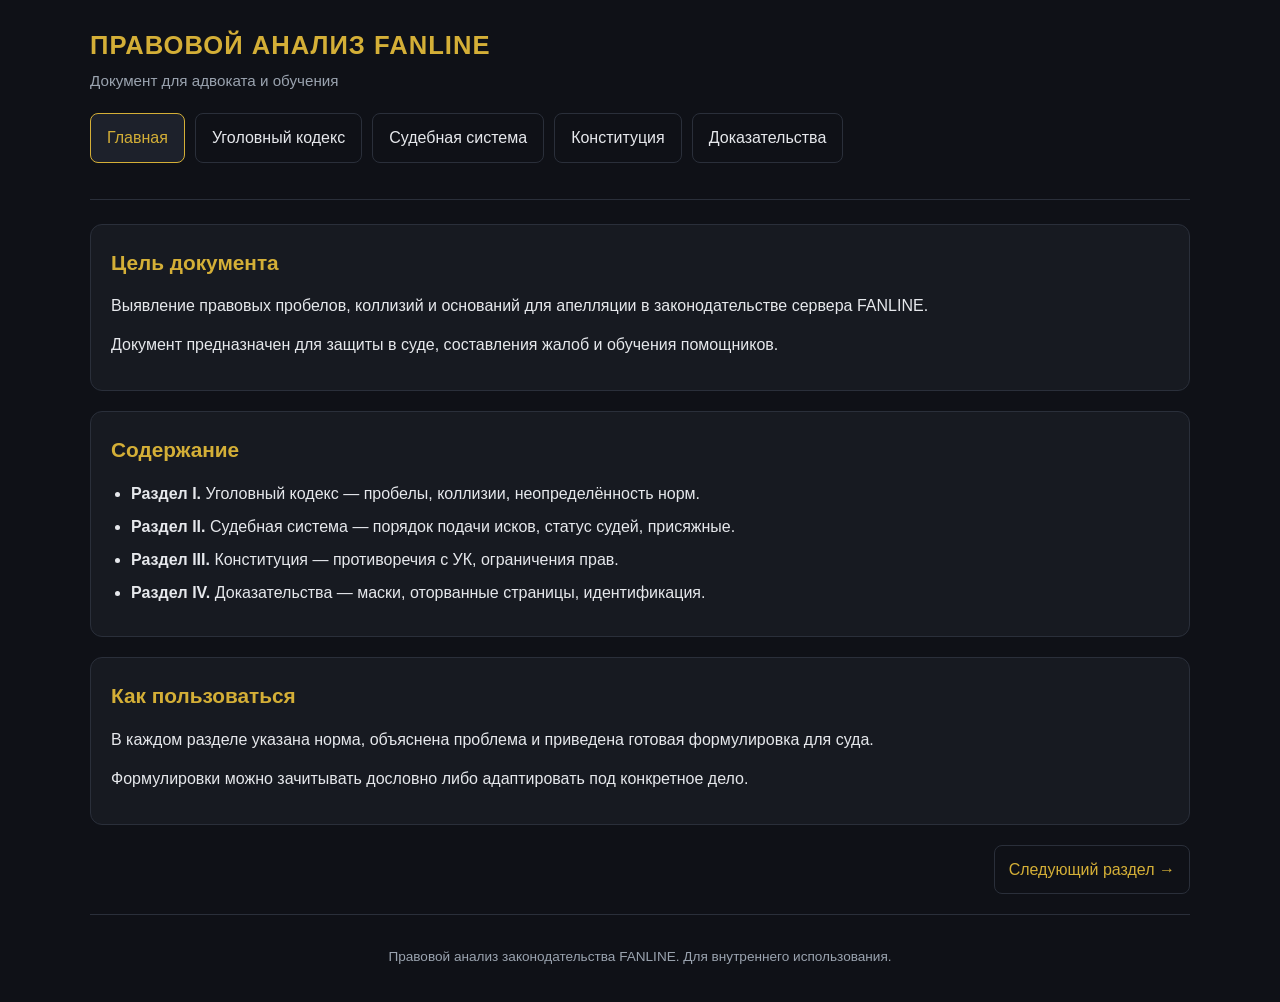
<file: index.html>
<!DOCTYPE html>
<html lang="ru">
<head>
  <meta charset="UTF-8">
  <meta name="viewport" content="width=device-width, initial-scale=1.0">
  <title>Правовой анализ FANLINE</title>
  <link rel="stylesheet" href="styles.css">
</head>
<body>
  <div class="container">
    <header>
      <div class="logo">ПРАВОВОЙ АНАЛИЗ FANLINE</div>
      <div class="sub">Документ для адвоката и обучения</div>
      <nav>
        <a href="index.html" class="active">Главная</a>
        <a href="ugolovny.html">Уголовный кодекс</a>
        <a href="sud.html">Судебная система</a>
        <a href="konstitucia.html">Конституция</a>
        <a href="dokazatelstva.html">Доказательства</a>
      </nav>
    </header>

    <div class="card">
      <h2>Цель документа</h2>
      <p>Выявление правовых пробелов, коллизий и оснований для апелляции в законодательстве сервера FANLINE.</p>
      <p>Документ предназначен для защиты в суде, составления жалоб и обучения помощников.</p>
    </div>

    <div class="card">
      <h2>Содержание</h2>
      <ul>
        <li><strong>Раздел I.</strong> Уголовный кодекс — пробелы, коллизии, неопределённость норм.</li>
        <li><strong>Раздел II.</strong> Судебная система — порядок подачи исков, статус судей, присяжные.</li>
        <li><strong>Раздел III.</strong> Конституция — противоречия с УК, ограничения прав.</li>
        <li><strong>Раздел IV.</strong> Доказательства — маски, оторванные страницы, идентификация.</li>
      </ul>
    </div>

    <div class="card">
      <h2>Как пользоваться</h2>
      <p>В каждом разделе указана норма, объяснена проблема и приведена готовая формулировка для суда.</p>
      <p>Формулировки можно зачитывать дословно либо адаптировать под конкретное дело.</p>
    </div>

    <div class="prev-next">
      <span></span>
      <a href="ugolovny.html">Следующий раздел →</a>
    </div>

    <div class="footer">
      Правовой анализ законодательства FANLINE. Для внутреннего использования.
    </div>
  </div>
</body>
</html>
</file>
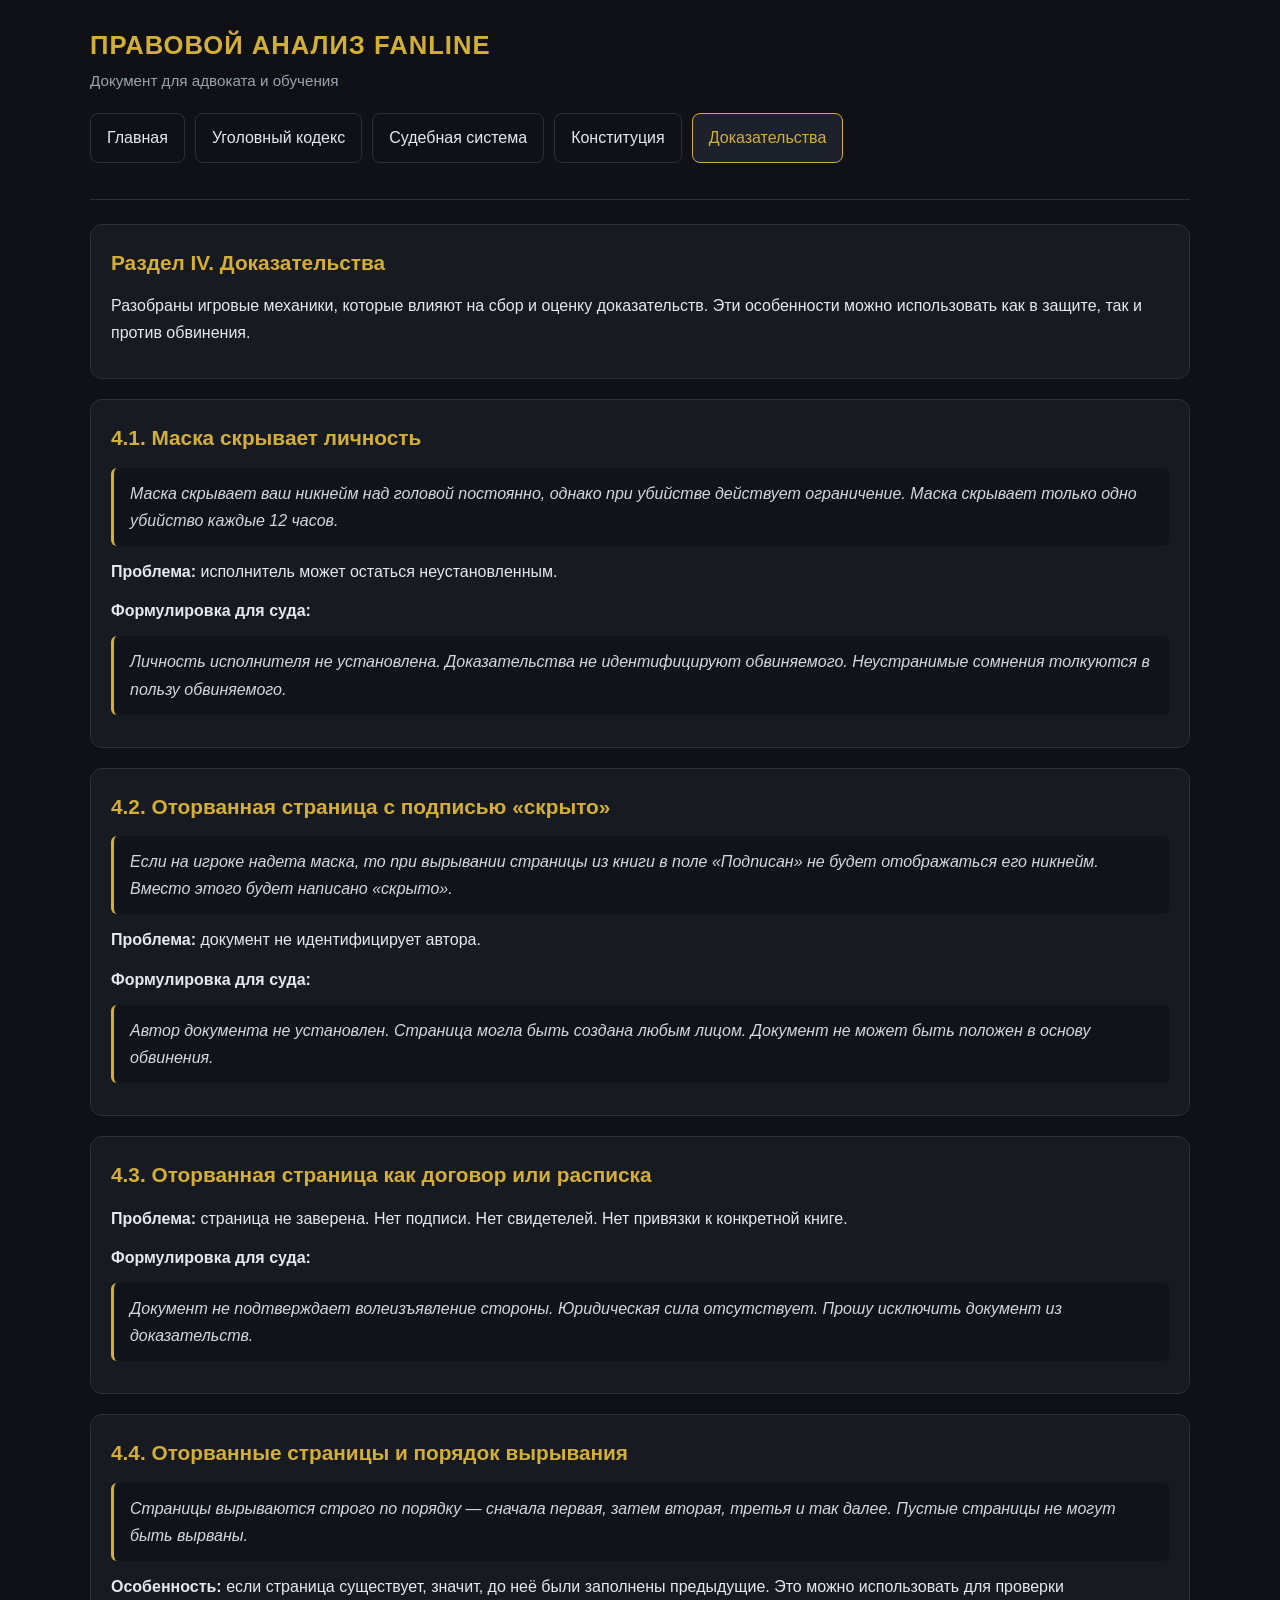
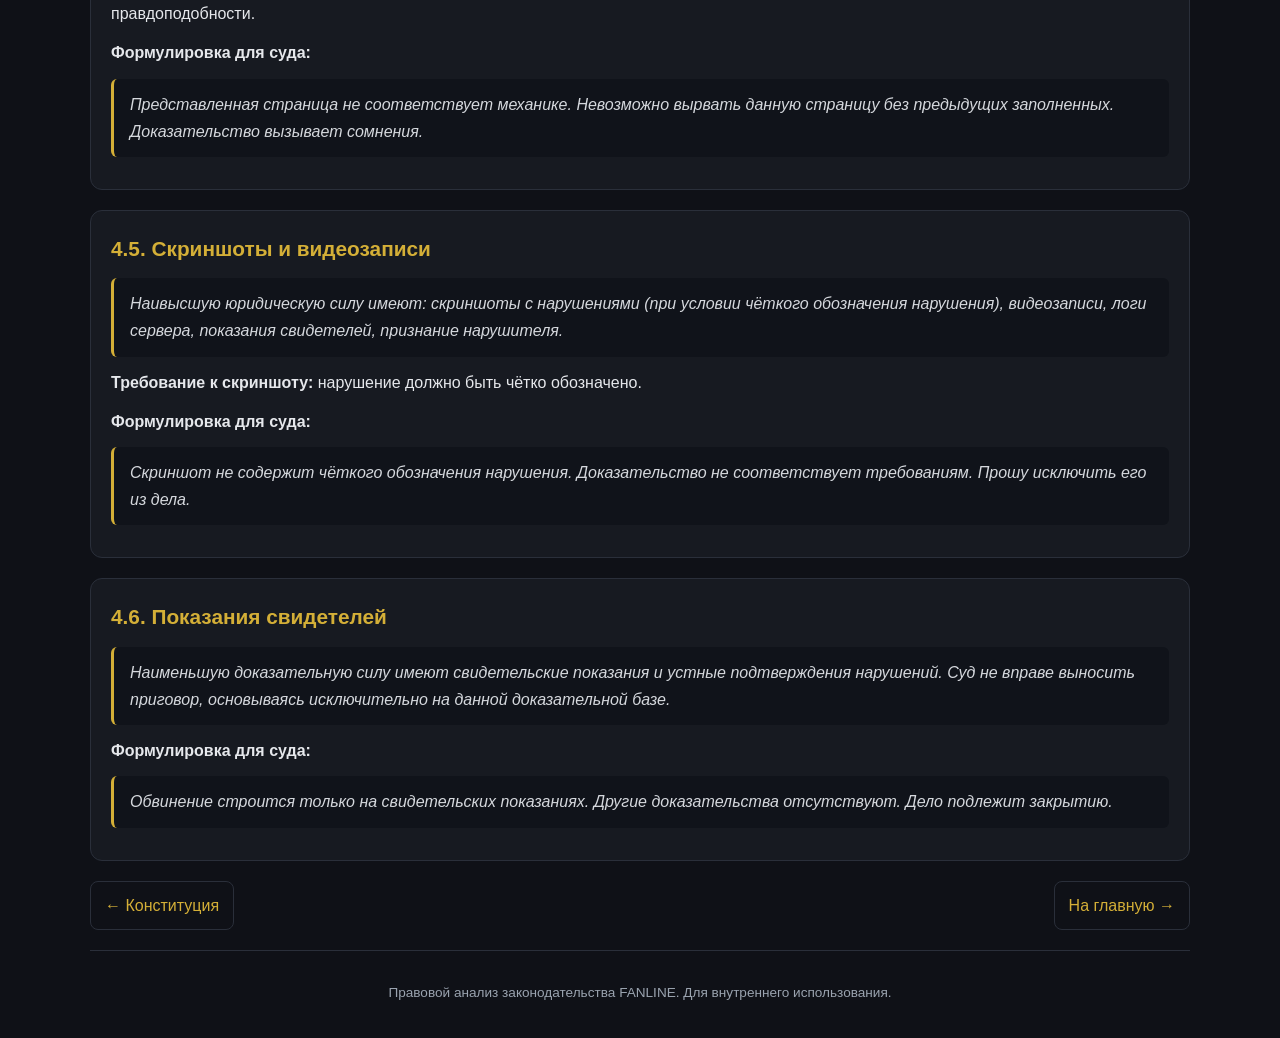
<file: dokazatelstva.html>
<!DOCTYPE html>
<html lang="ru">
<head>
  <meta charset="UTF-8">
  <meta name="viewport" content="width=device-width, initial-scale=1.0">
  <title>Доказательства — Правовой анализ FANLINE</title>
  <link rel="stylesheet" href="styles.css">
</head>
<body>
  <div class="container">
    <header>
      <div class="logo">ПРАВОВОЙ АНАЛИЗ FANLINE</div>
      <div class="sub">Документ для адвоката и обучения</div>
      <nav>
        <a href="index.html">Главная</a>
        <a href="ugolovny.html">Уголовный кодекс</a>
        <a href="sud.html">Судебная система</a>
        <a href="konstitucia.html">Конституция</a>
        <a href="dokazatelstva.html" class="active">Доказательства</a>
      </nav>
    </header>

    <div class="card">
      <h2>Раздел IV. Доказательства</h2>
      <p>Разобраны игровые механики, которые влияют на сбор и оценку доказательств. Эти особенности можно использовать как в защите, так и против обвинения.</p>
    </div>

    <div class="card">
      <h2>4.1. Маска скрывает личность</h2>
      <blockquote>Маска скрывает ваш никнейм над головой постоянно, однако при убийстве действует ограничение. Маска скрывает только одно убийство каждые 12 часов.</blockquote>
      <p><strong>Проблема:</strong> исполнитель может остаться неустановленным.</p>
      <p><strong>Формулировка для суда:</strong></p>
      <blockquote>Личность исполнителя не установлена. Доказательства не идентифицируют обвиняемого. Неустранимые сомнения толкуются в пользу обвиняемого.</blockquote>
    </div>

    <div class="card">
      <h2>4.2. Оторванная страница с подписью «скрыто»</h2>
      <blockquote>Если на игроке надета маска, то при вырывании страницы из книги в поле «Подписан» не будет отображаться его никнейм. Вместо этого будет написано «скрыто».</blockquote>
      <p><strong>Проблема:</strong> документ не идентифицирует автора.</p>
      <p><strong>Формулировка для суда:</strong></p>
      <blockquote>Автор документа не установлен. Страница могла быть создана любым лицом. Документ не может быть положен в основу обвинения.</blockquote>
    </div>

    <div class="card">
      <h2>4.3. Оторванная страница как договор или расписка</h2>
      <p><strong>Проблема:</strong> страница не заверена. Нет подписи. Нет свидетелей. Нет привязки к конкретной книге.</p>
      <p><strong>Формулировка для суда:</strong></p>
      <blockquote>Документ не подтверждает волеизъявление стороны. Юридическая сила отсутствует. Прошу исключить документ из доказательств.</blockquote>
    </div>

    <div class="card">
      <h2>4.4. Оторванные страницы и порядок вырывания</h2>
      <blockquote>Страницы вырываются строго по порядку — сначала первая, затем вторая, третья и так далее. Пустые страницы не могут быть вырваны.</blockquote>
      <p><strong>Особенность:</strong> если страница существует, значит, до неё были заполнены предыдущие. Это можно использовать для проверки правдоподобности.</p>
      <p><strong>Формулировка для суда:</strong></p>
      <blockquote>Представленная страница не соответствует механике. Невозможно вырвать данную страницу без предыдущих заполненных. Доказательство вызывает сомнения.</blockquote>
    </div>

    <div class="card">
      <h2>4.5. Скриншоты и видеозаписи</h2>
      <blockquote>Наивысшую юридическую силу имеют: скриншоты с нарушениями (при условии чёткого обозначения нарушения), видеозаписи, логи сервера, показания свидетелей, признание нарушителя.</blockquote>
      <p><strong>Требование к скриншоту:</strong> нарушение должно быть чётко обозначено.</p>
      <p><strong>Формулировка для суда:</strong></p>
      <blockquote>Скриншот не содержит чёткого обозначения нарушения. Доказательство не соответствует требованиям. Прошу исключить его из дела.</blockquote>
    </div>

    <div class="card">
      <h2>4.6. Показания свидетелей</h2>
      <blockquote>Наименьшую доказательную силу имеют свидетельские показания и устные подтверждения нарушений. Суд не вправе выносить приговор, основываясь исключительно на данной доказательной базе.</blockquote>
      <p><strong>Формулировка для суда:</strong></p>
      <blockquote>Обвинение строится только на свидетельских показаниях. Другие доказательства отсутствуют. Дело подлежит закрытию.</blockquote>
    </div>

    <div class="prev-next">
      <a href="konstitucia.html">← Конституция</a>
      <a href="index.html">На главную →</a>
    </div>

    <div class="footer">
      Правовой анализ законодательства FANLINE. Для внутреннего использования.
    </div>
  </div>
  <script src="script.js"></script>
</body>
</html>
</file>
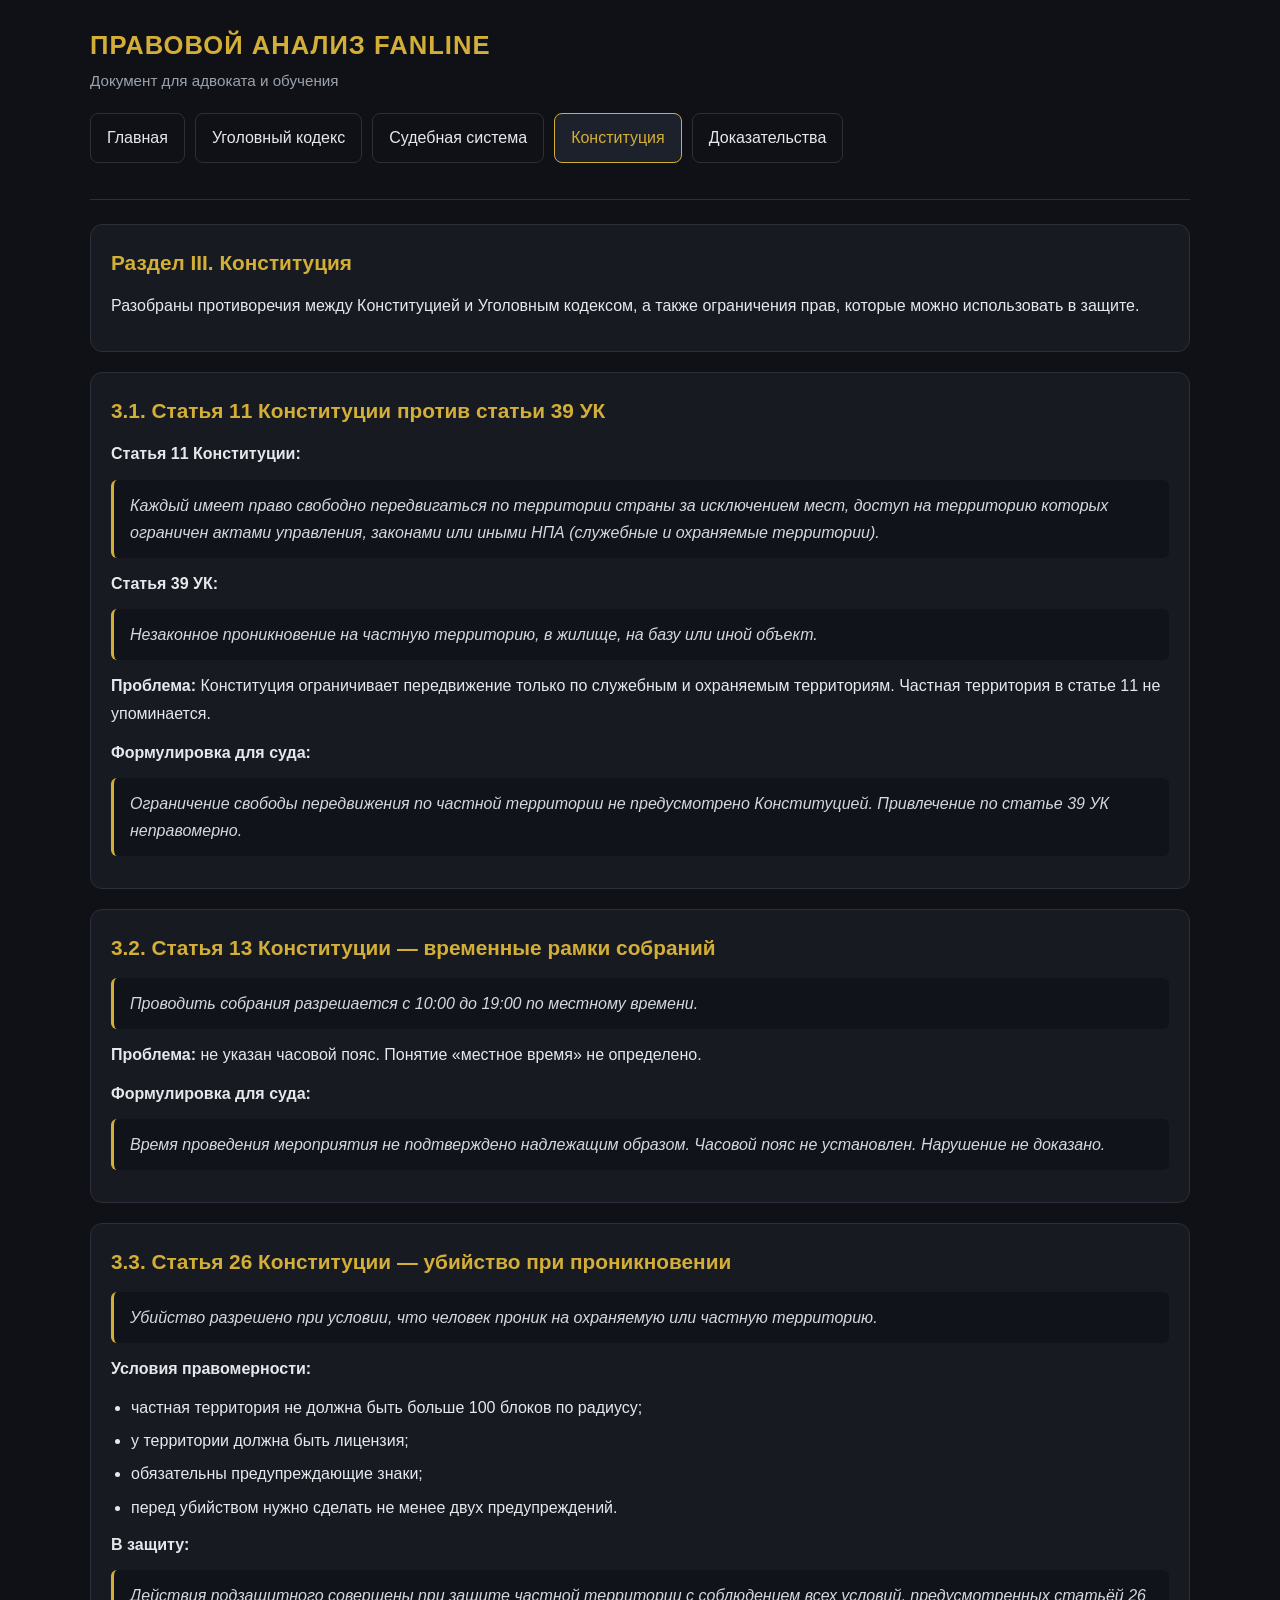
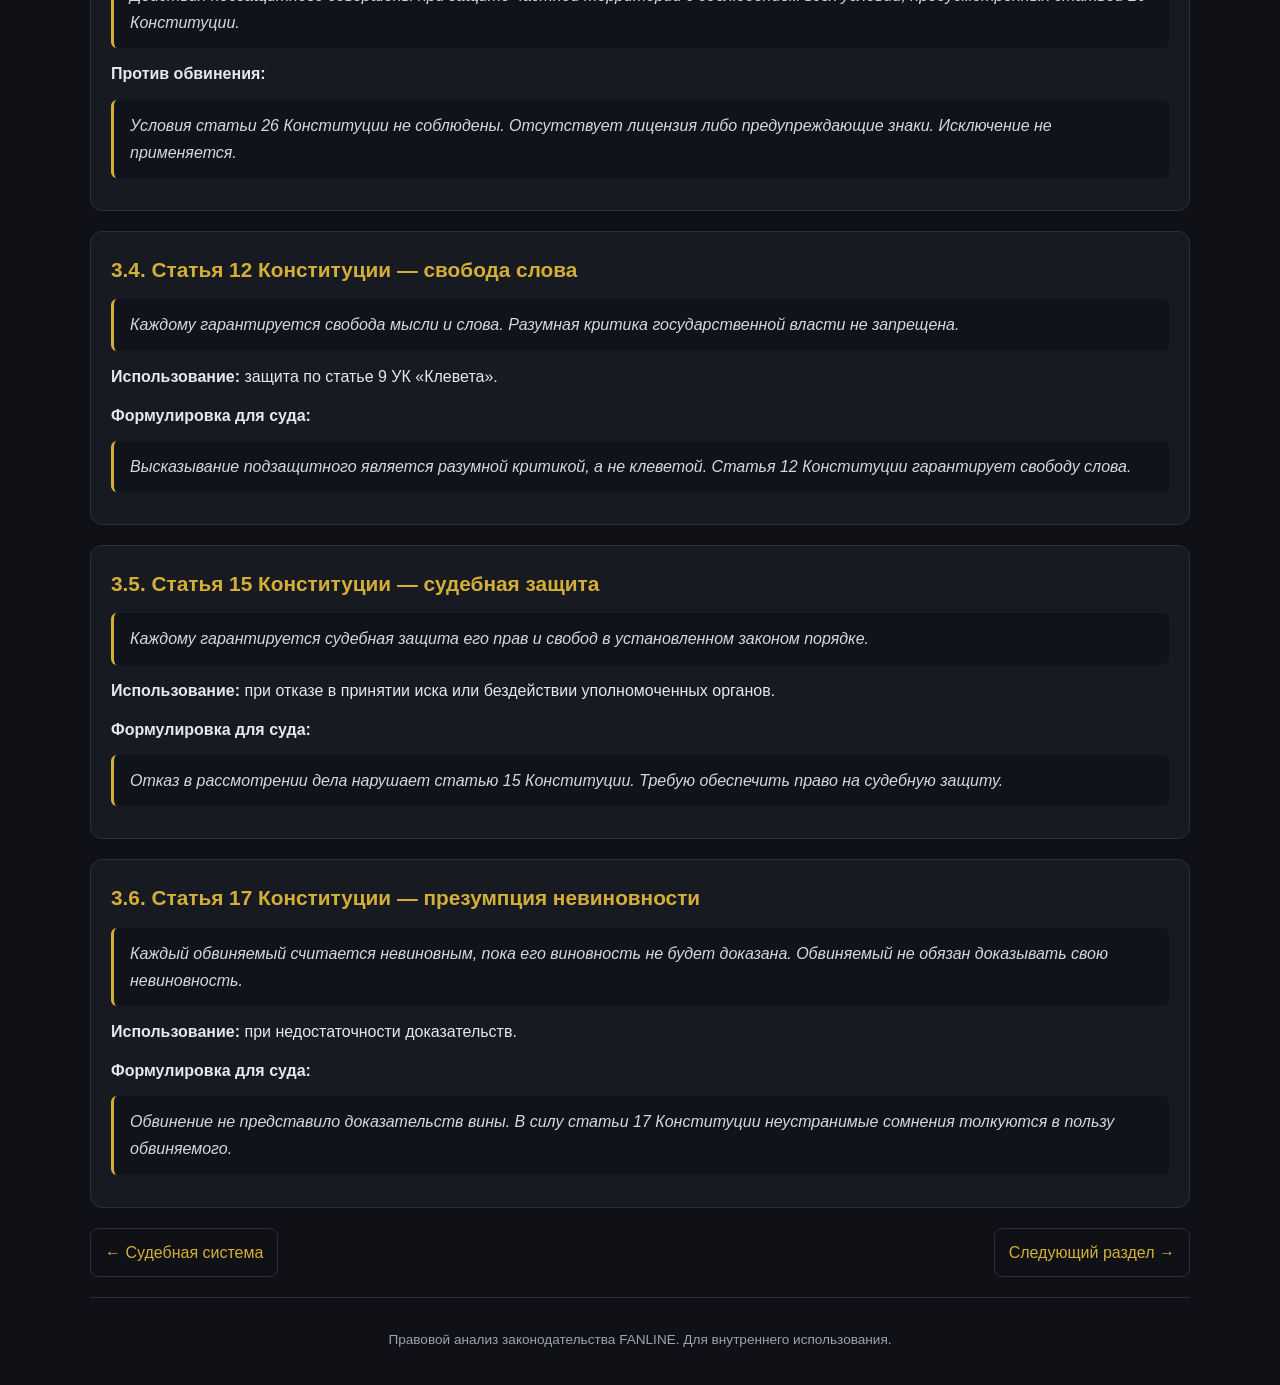
<file: konstitucia.html>
<!DOCTYPE html>
<html lang="ru">
<head>
  <meta charset="UTF-8">
  <meta name="viewport" content="width=device-width, initial-scale=1.0">
  <title>Конституция — Правовой анализ FANLINE</title>
  <link rel="stylesheet" href="styles.css">
</head>
<body>
  <div class="container">
    <header>
      <div class="logo">ПРАВОВОЙ АНАЛИЗ FANLINE</div>
      <div class="sub">Документ для адвоката и обучения</div>
      <nav>
        <a href="index.html">Главная</a>
        <a href="ugolovny.html">Уголовный кодекс</a>
        <a href="sud.html">Судебная система</a>
        <a href="konstitucia.html" class="active">Конституция</a>
        <a href="dokazatelstva.html">Доказательства</a>
      </nav>
    </header>

    <div class="card">
      <h2>Раздел III. Конституция</h2>
      <p>Разобраны противоречия между Конституцией и Уголовным кодексом, а также ограничения прав, которые можно использовать в защите.</p>
    </div>

    <div class="card">
      <h2>3.1. Статья 11 Конституции против статьи 39 УК</h2>
      <p><strong>Статья 11 Конституции:</strong></p>
      <blockquote>Каждый имеет право свободно передвигаться по территории страны за исключением мест, доступ на территорию которых ограничен актами управления, законами или иными НПА (служебные и охраняемые территории).</blockquote>
      <p><strong>Статья 39 УК:</strong></p>
      <blockquote>Незаконное проникновение на частную территорию, в жилище, на базу или иной объект.</blockquote>
      <p><strong>Проблема:</strong> Конституция ограничивает передвижение только по служебным и охраняемым территориям. Частная территория в статье 11 не упоминается.</p>
      <p><strong>Формулировка для суда:</strong></p>
      <blockquote>Ограничение свободы передвижения по частной территории не предусмотрено Конституцией. Привлечение по статье 39 УК неправомерно.</blockquote>
    </div>

    <div class="card">
      <h2>3.2. Статья 13 Конституции — временные рамки собраний</h2>
      <blockquote>Проводить собрания разрешается с 10:00 до 19:00 по местному времени.</blockquote>
      <p><strong>Проблема:</strong> не указан часовой пояс. Понятие «местное время» не определено.</p>
      <p><strong>Формулировка для суда:</strong></p>
      <blockquote>Время проведения мероприятия не подтверждено надлежащим образом. Часовой пояс не установлен. Нарушение не доказано.</blockquote>
    </div>

    <div class="card">
      <h2>3.3. Статья 26 Конституции — убийство при проникновении</h2>
      <blockquote>Убийство разрешено при условии, что человек проник на охраняемую или частную территорию.</blockquote>
      <p><strong>Условия правомерности:</strong></p>
      <ul>
        <li>частная территория не должна быть больше 100 блоков по радиусу;</li>
        <li>у территории должна быть лицензия;</li>
        <li>обязательны предупреждающие знаки;</li>
        <li>перед убийством нужно сделать не менее двух предупреждений.</li>
      </ul>
      <p><strong>В защиту:</strong></p>
      <blockquote>Действия подзащитного совершены при защите частной территории с соблюдением всех условий, предусмотренных статьёй 26 Конституции.</blockquote>
      <p><strong>Против обвинения:</strong></p>
      <blockquote>Условия статьи 26 Конституции не соблюдены. Отсутствует лицензия либо предупреждающие знаки. Исключение не применяется.</blockquote>
    </div>

    <div class="card">
      <h2>3.4. Статья 12 Конституции — свобода слова</h2>
      <blockquote>Каждому гарантируется свобода мысли и слова. Разумная критика государственной власти не запрещена.</blockquote>
      <p><strong>Использование:</strong> защита по статье 9 УК «Клевета».</p>
      <p><strong>Формулировка для суда:</strong></p>
      <blockquote>Высказывание подзащитного является разумной критикой, а не клеветой. Статья 12 Конституции гарантирует свободу слова.</blockquote>
    </div>

    <div class="card">
      <h2>3.5. Статья 15 Конституции — судебная защита</h2>
      <blockquote>Каждому гарантируется судебная защита его прав и свобод в установленном законом порядке.</blockquote>
      <p><strong>Использование:</strong> при отказе в принятии иска или бездействии уполномоченных органов.</p>
      <p><strong>Формулировка для суда:</strong></p>
      <blockquote>Отказ в рассмотрении дела нарушает статью 15 Конституции. Требую обеспечить право на судебную защиту.</blockquote>
    </div>

    <div class="card">
      <h2>3.6. Статья 17 Конституции — презумпция невиновности</h2>
      <blockquote>Каждый обвиняемый считается невиновным, пока его виновность не будет доказана. Обвиняемый не обязан доказывать свою невиновность.</blockquote>
      <p><strong>Использование:</strong> при недостаточности доказательств.</p>
      <p><strong>Формулировка для суда:</strong></p>
      <blockquote>Обвинение не представило доказательств вины. В силу статьи 17 Конституции неустранимые сомнения толкуются в пользу обвиняемого.</blockquote>
    </div>

    <div class="prev-next">
      <a href="sud.html">← Судебная система</a>
      <a href="dokazatelstva.html">Следующий раздел →</a>
    </div>

    <div class="footer">
      Правовой анализ законодательства FANLINE. Для внутреннего использования.
    </div>
  </div>
  <script src="script.js"></script>
</body>
</html>
</file>
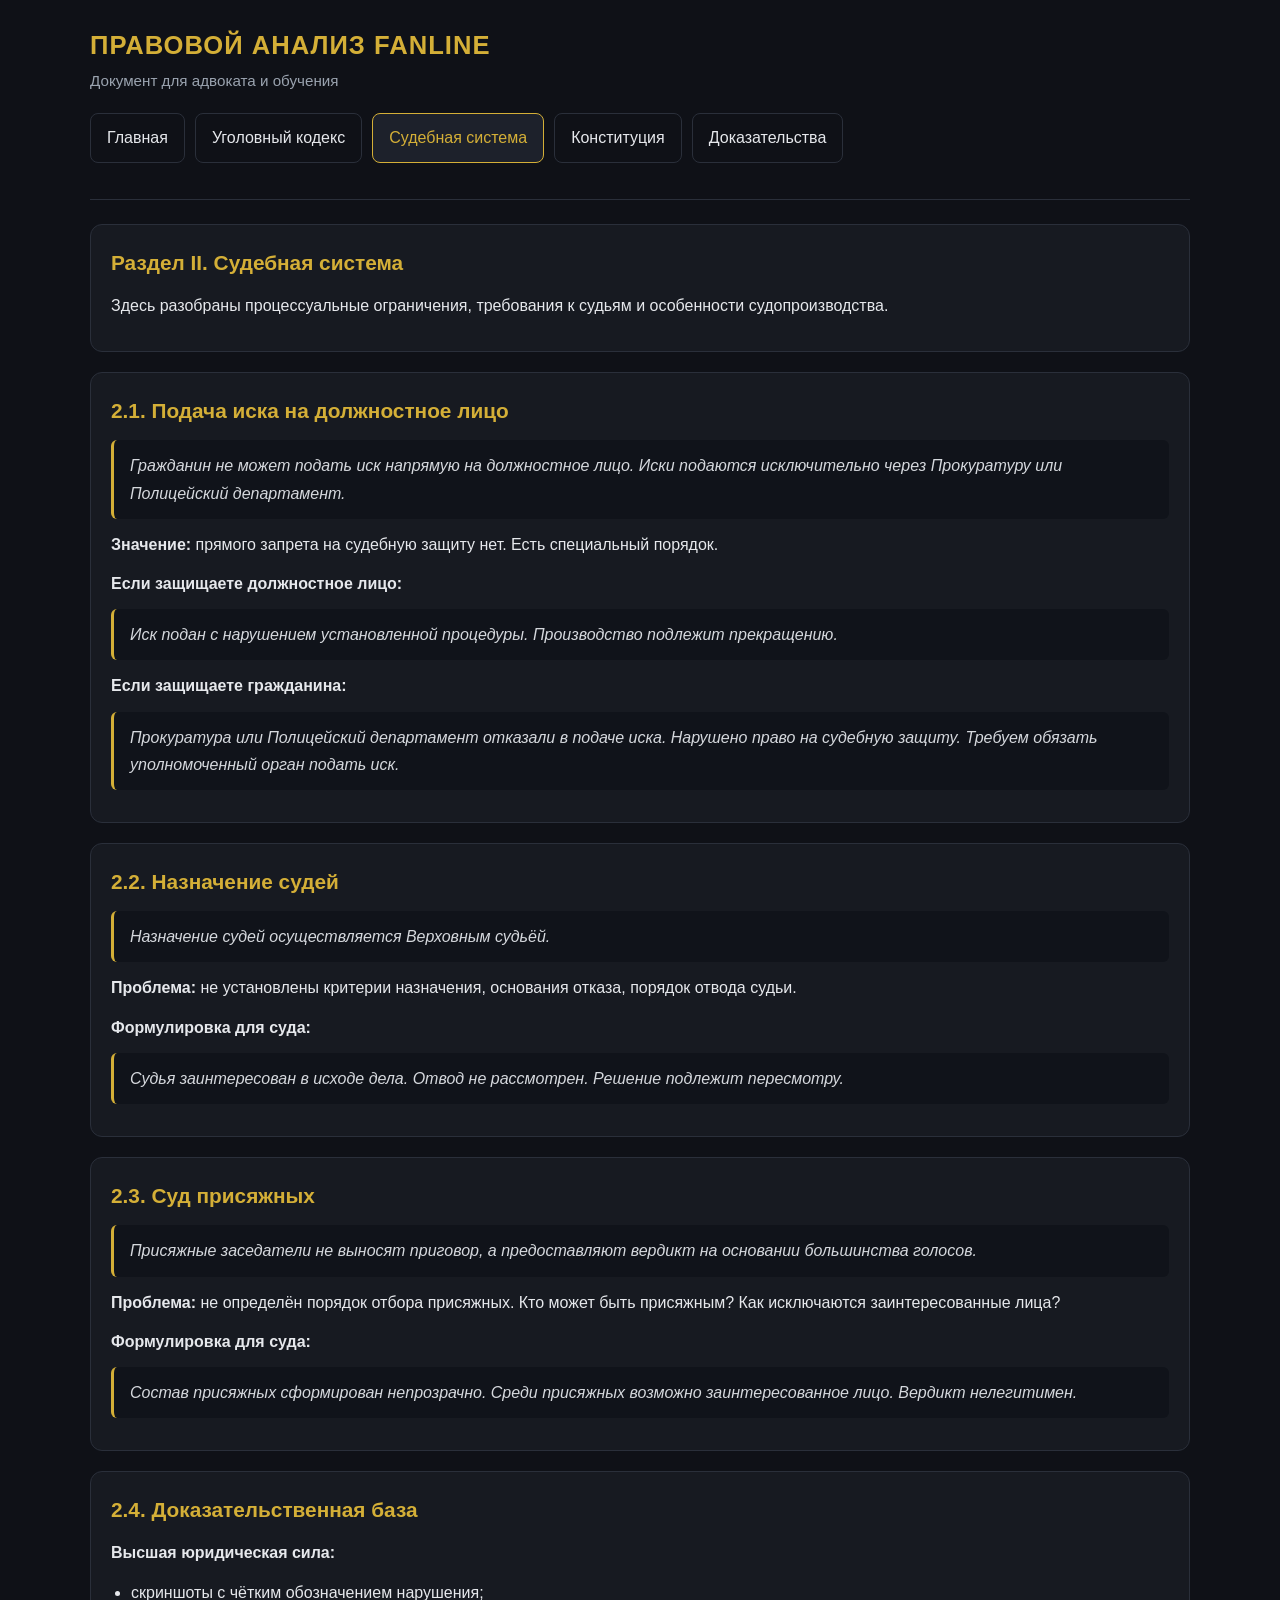
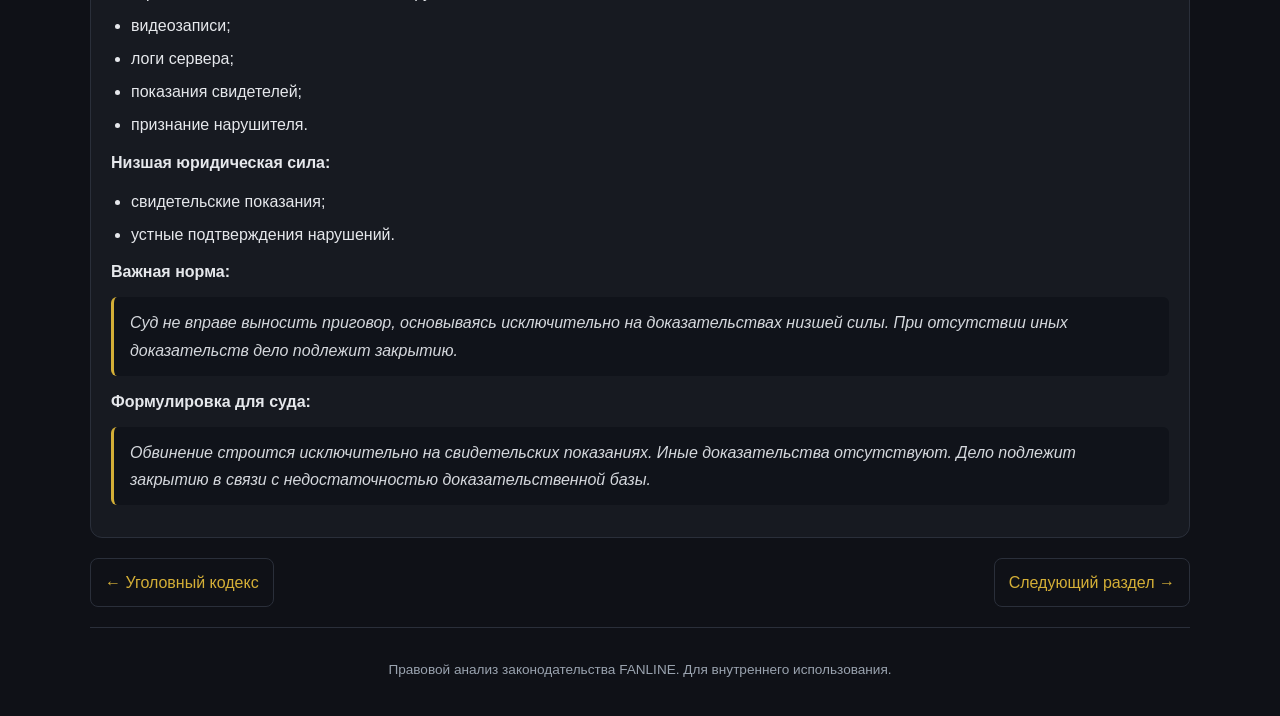
<file: sud.html>
<!DOCTYPE html>
<html lang="ru">
<head>
  <meta charset="UTF-8">
  <meta name="viewport" content="width=device-width, initial-scale=1.0">
  <title>Судебная система — Правовой анализ FANLINE</title>
  <link rel="stylesheet" href="styles.css">
</head>
<body>
  <div class="container">
    <header>
      <div class="logo">ПРАВОВОЙ АНАЛИЗ FANLINE</div>
      <div class="sub">Документ для адвоката и обучения</div>
      <nav>
        <a href="index.html">Главная</a>
        <a href="ugolovny.html">Уголовный кодекс</a>
        <a href="sud.html" class="active">Судебная система</a>
        <a href="konstitucia.html">Конституция</a>
        <a href="dokazatelstva.html">Доказательства</a>
      </nav>
    </header>

    <div class="card">
      <h2>Раздел II. Судебная система</h2>
      <p>Здесь разобраны процессуальные ограничения, требования к судьям и особенности судопроизводства.</p>
    </div>

    <div class="card">
      <h2>2.1. Подача иска на должностное лицо</h2>
      <blockquote>Гражданин не может подать иск напрямую на должностное лицо. Иски подаются исключительно через Прокуратуру или Полицейский департамент.</blockquote>
      <p><strong>Значение:</strong> прямого запрета на судебную защиту нет. Есть специальный порядок.</p>
      <p><strong>Если защищаете должностное лицо:</strong></p>
      <blockquote>Иск подан с нарушением установленной процедуры. Производство подлежит прекращению.</blockquote>
      <p><strong>Если защищаете гражданина:</strong></p>
      <blockquote>Прокуратура или Полицейский департамент отказали в подаче иска. Нарушено право на судебную защиту. Требуем обязать уполномоченный орган подать иск.</blockquote>
    </div>

    <div class="card">
      <h2>2.2. Назначение судей</h2>
      <blockquote>Назначение судей осуществляется Верховным судьёй.</blockquote>
      <p><strong>Проблема:</strong> не установлены критерии назначения, основания отказа, порядок отвода судьи.</p>
      <p><strong>Формулировка для суда:</strong></p>
      <blockquote>Судья заинтересован в исходе дела. Отвод не рассмотрен. Решение подлежит пересмотру.</blockquote>
    </div>

    <div class="card">
      <h2>2.3. Суд присяжных</h2>
      <blockquote>Присяжные заседатели не выносят приговор, а предоставляют вердикт на основании большинства голосов.</blockquote>
      <p><strong>Проблема:</strong> не определён порядок отбора присяжных. Кто может быть присяжным? Как исключаются заинтересованные лица?</p>
      <p><strong>Формулировка для суда:</strong></p>
      <blockquote>Состав присяжных сформирован непрозрачно. Среди присяжных возможно заинтересованное лицо. Вердикт нелегитимен.</blockquote>
    </div>

    <div class="card">
      <h2>2.4. Доказательственная база</h2>
      <p><strong>Высшая юридическая сила:</strong></p>
      <ul>
        <li>скриншоты с чётким обозначением нарушения;</li>
        <li>видеозаписи;</li>
        <li>логи сервера;</li>
        <li>показания свидетелей;</li>
        <li>признание нарушителя.</li>
      </ul>
      <p><strong>Низшая юридическая сила:</strong></p>
      <ul>
        <li>свидетельские показания;</li>
        <li>устные подтверждения нарушений.</li>
      </ul>
      <p><strong>Важная норма:</strong></p>
      <blockquote>Суд не вправе выносить приговор, основываясь исключительно на доказательствах низшей силы. При отсутствии иных доказательств дело подлежит закрытию.</blockquote>
      <p><strong>Формулировка для суда:</strong></p>
      <blockquote>Обвинение строится исключительно на свидетельских показаниях. Иные доказательства отсутствуют. Дело подлежит закрытию в связи с недостаточностью доказательственной базы.</blockquote>
    </div>

    <div class="prev-next">
      <a href="ugolovny.html">← Уголовный кодекс</a>
      <a href="konstitucia.html">Следующий раздел →</a>
    </div>

    <div class="footer">
      Правовой анализ законодательства FANLINE. Для внутреннего использования.
    </div>
  </div>
  <script src="script.js"></script>
</body>
</html>
</file>
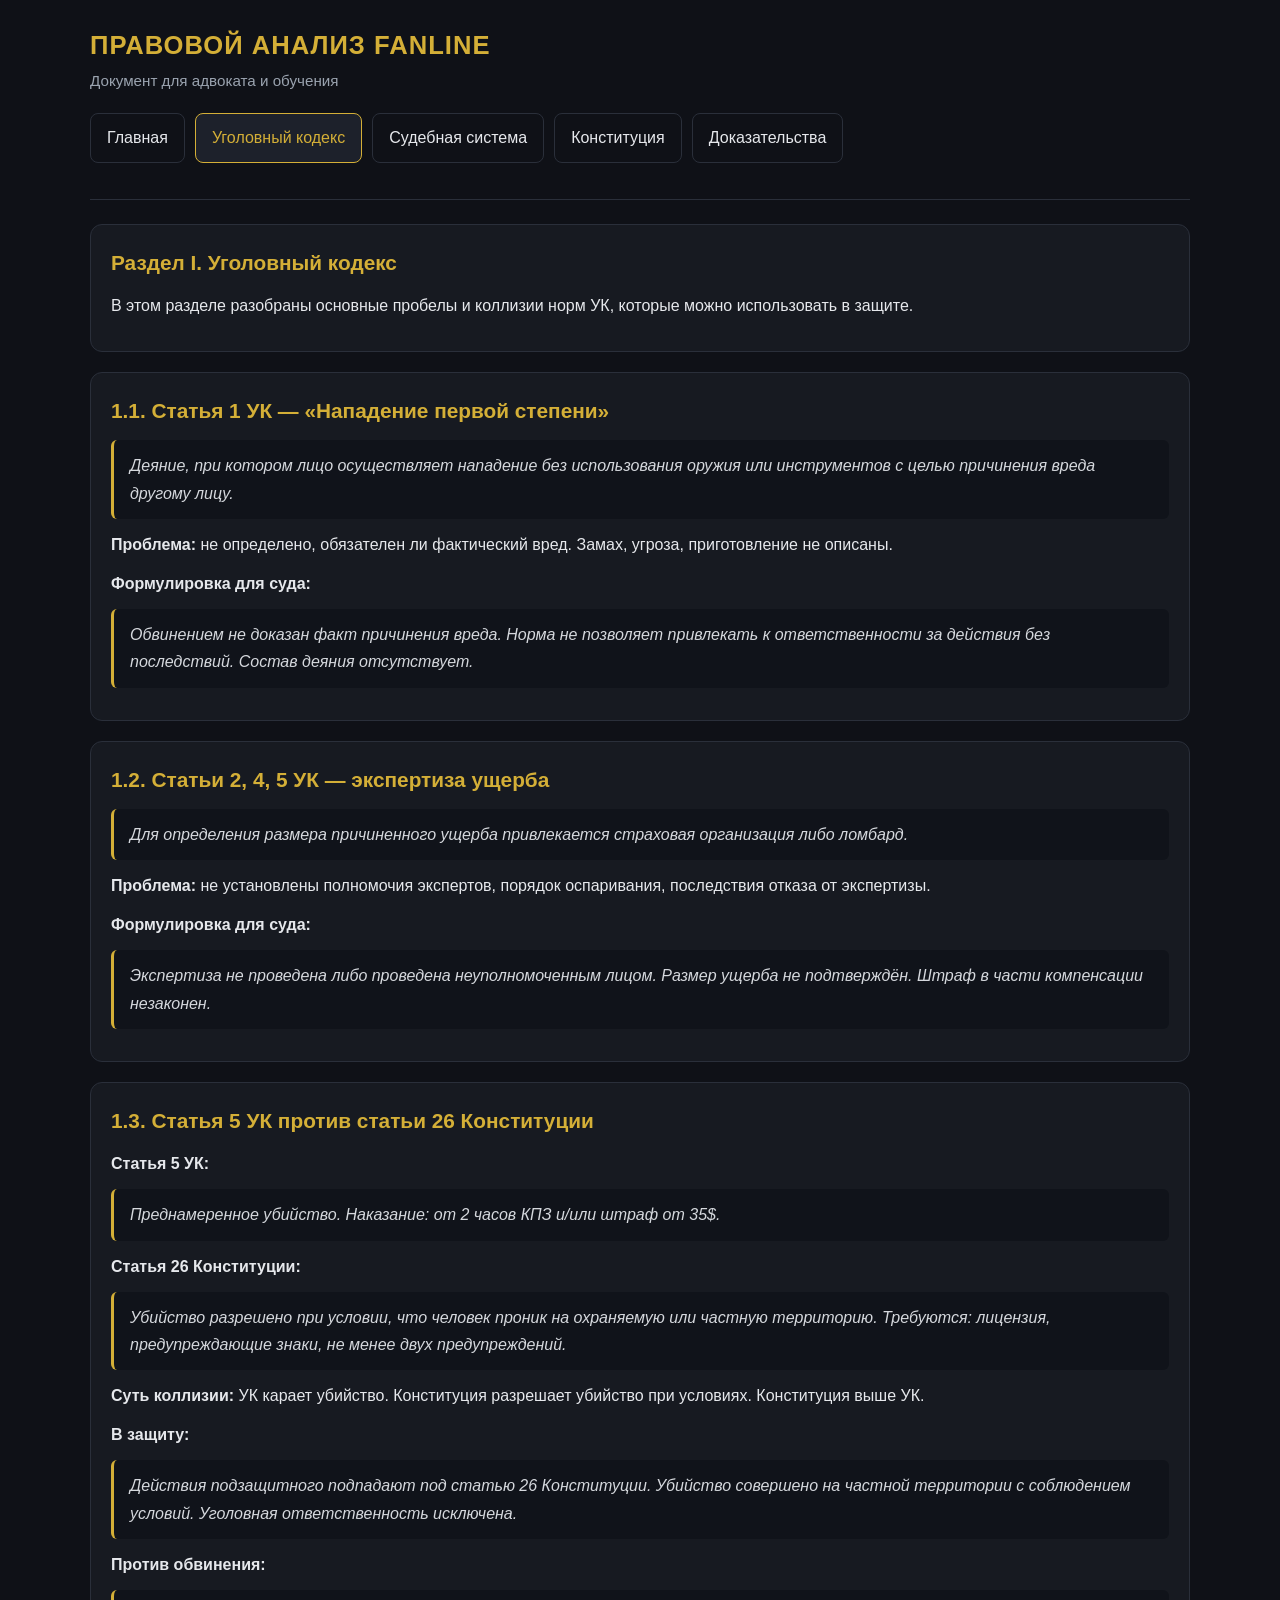
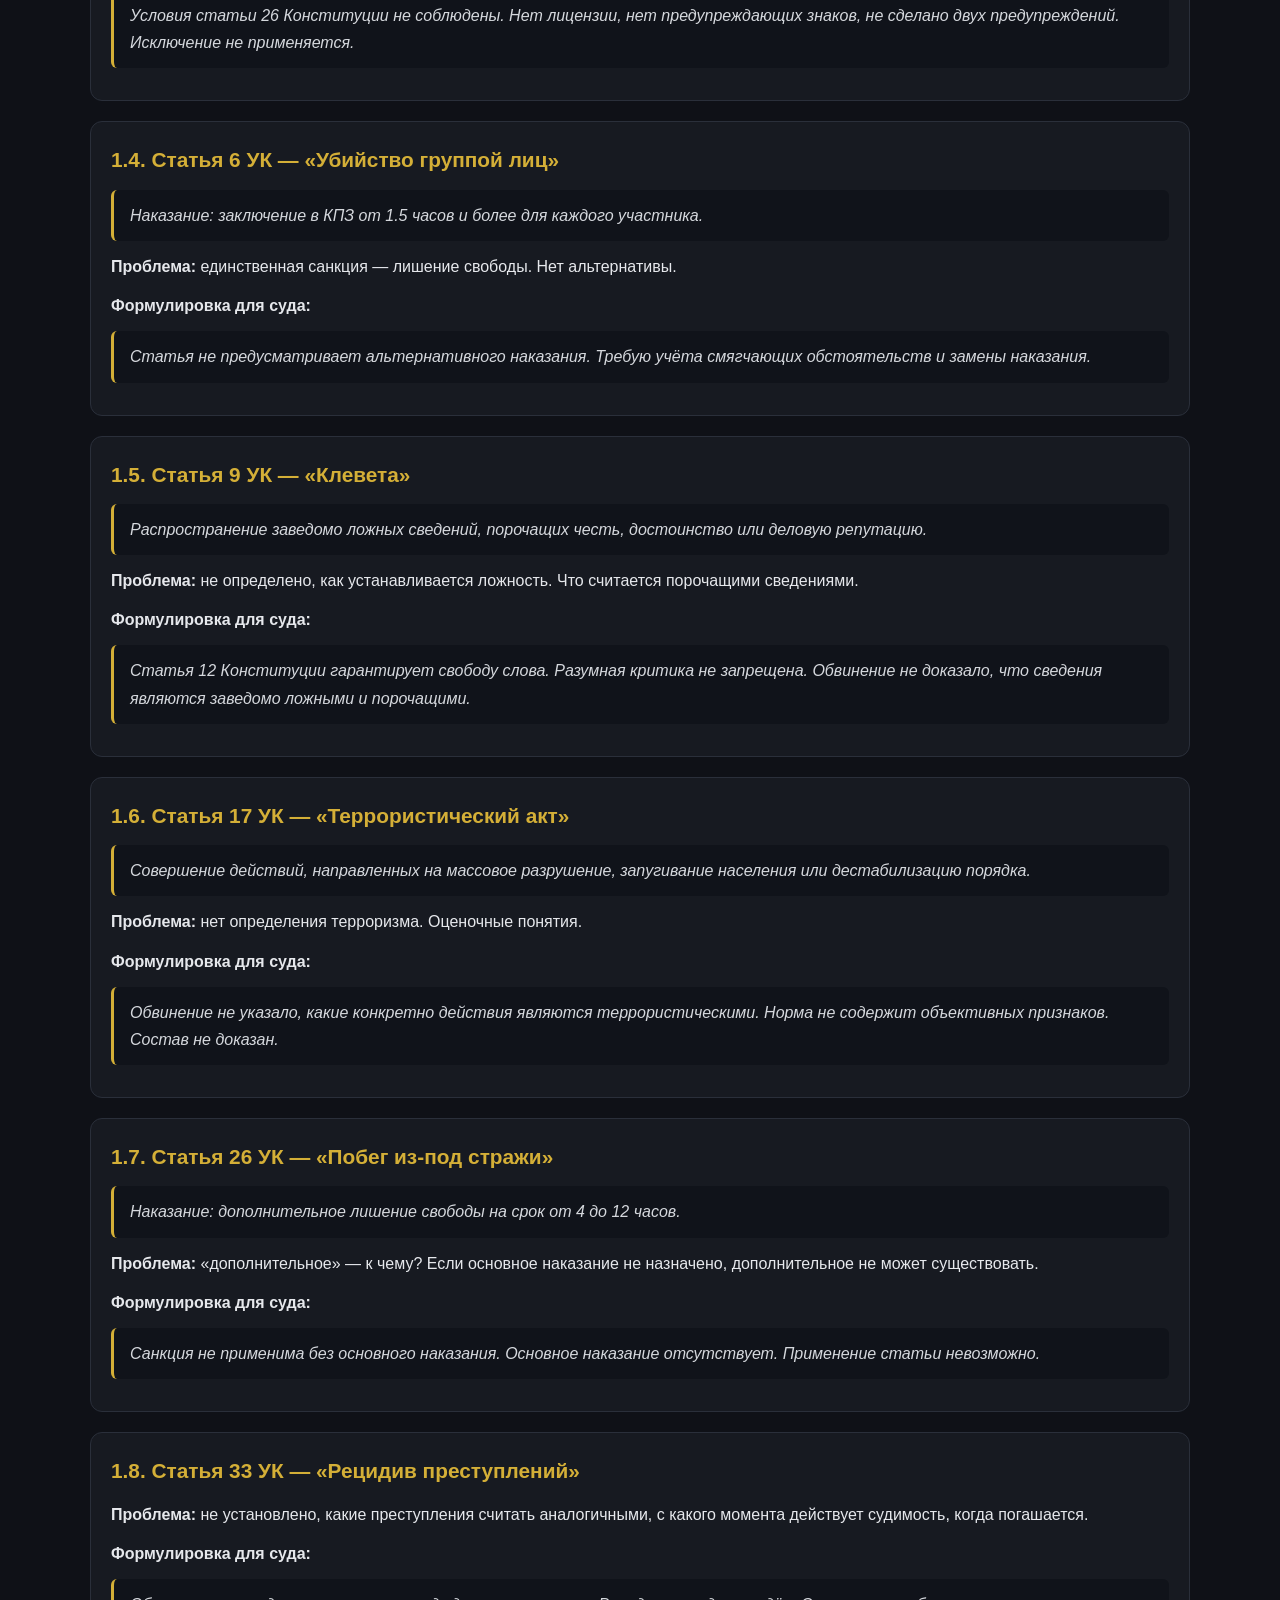
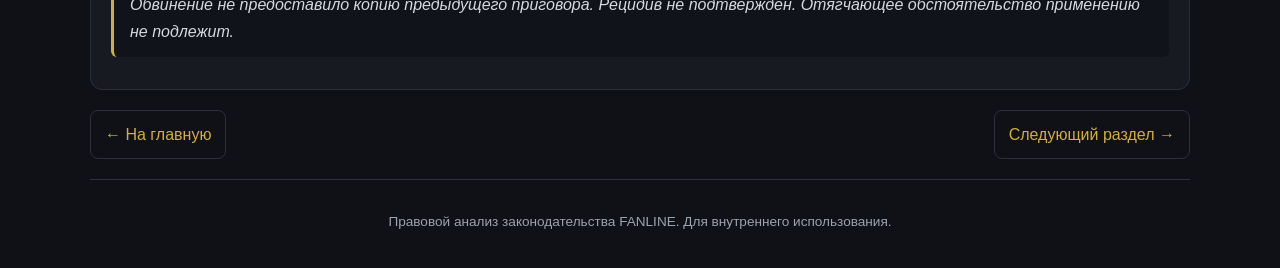
<file: ugolovny.html>
<!DOCTYPE html>
<html lang="ru">
<head>
  <meta charset="UTF-8">
  <meta name="viewport" content="width=device-width, initial-scale=1.0">
  <title>Уголовный кодекс — Правовой анализ FANLINE</title>
  <link rel="stylesheet" href="styles.css">
</head>
<body>
  <div class="container">
    <header>
      <div class="logo">ПРАВОВОЙ АНАЛИЗ FANLINE</div>
      <div class="sub">Документ для адвоката и обучения</div>
      <nav>
        <a href="index.html">Главная</a>
        <a href="ugolovny.html" class="active">Уголовный кодекс</a>
        <a href="sud.html">Судебная система</a>
        <a href="konstitucia.html">Конституция</a>
        <a href="dokazatelstva.html">Доказательства</a>
      </nav>
    </header>

    <div class="card">
      <h2>Раздел I. Уголовный кодекс</h2>
      <p>В этом разделе разобраны основные пробелы и коллизии норм УК, которые можно использовать в защите.</p>
    </div>

    <div class="card">
      <h2>1.1. Статья 1 УК — «Нападение первой степени»</h2>
      <blockquote>Деяние, при котором лицо осуществляет нападение без использования оружия или инструментов с целью причинения вреда другому лицу.</blockquote>
      <p><strong>Проблема:</strong> не определено, обязателен ли фактический вред. Замах, угроза, приготовление не описаны.</p>
      <p><strong>Формулировка для суда:</strong></p>
      <blockquote>Обвинением не доказан факт причинения вреда. Норма не позволяет привлекать к ответственности за действия без последствий. Состав деяния отсутствует.</blockquote>
    </div>

    <div class="card">
      <h2>1.2. Статьи 2, 4, 5 УК — экспертиза ущерба</h2>
      <blockquote>Для определения размера причиненного ущерба привлекается страховая организация либо ломбард.</blockquote>
      <p><strong>Проблема:</strong> не установлены полномочия экспертов, порядок оспаривания, последствия отказа от экспертизы.</p>
      <p><strong>Формулировка для суда:</strong></p>
      <blockquote>Экспертиза не проведена либо проведена неуполномоченным лицом. Размер ущерба не подтверждён. Штраф в части компенсации незаконен.</blockquote>
    </div>

    <div class="card">
      <h2>1.3. Статья 5 УК против статьи 26 Конституции</h2>
      <p><strong>Статья 5 УК:</strong></p>
      <blockquote>Преднамеренное убийство. Наказание: от 2 часов КПЗ и/или штраф от 35$.</blockquote>
      <p><strong>Статья 26 Конституции:</strong></p>
      <blockquote>Убийство разрешено при условии, что человек проник на охраняемую или частную территорию. Требуются: лицензия, предупреждающие знаки, не менее двух предупреждений.</blockquote>
      <p><strong>Суть коллизии:</strong> УК карает убийство. Конституция разрешает убийство при условиях. Конституция выше УК.</p>
      <p><strong>В защиту:</strong></p>
      <blockquote>Действия подзащитного подпадают под статью 26 Конституции. Убийство совершено на частной территории с соблюдением условий. Уголовная ответственность исключена.</blockquote>
      <p><strong>Против обвинения:</strong></p>
      <blockquote>Условия статьи 26 Конституции не соблюдены. Нет лицензии, нет предупреждающих знаков, не сделано двух предупреждений. Исключение не применяется.</blockquote>
    </div>

    <div class="card">
      <h2>1.4. Статья 6 УК — «Убийство группой лиц»</h2>
      <blockquote>Наказание: заключение в КПЗ от 1.5 часов и более для каждого участника.</blockquote>
      <p><strong>Проблема:</strong> единственная санкция — лишение свободы. Нет альтернативы.</p>
      <p><strong>Формулировка для суда:</strong></p>
      <blockquote>Статья не предусматривает альтернативного наказания. Требую учёта смягчающих обстоятельств и замены наказания.</blockquote>
    </div>

    <div class="card">
      <h2>1.5. Статья 9 УК — «Клевета»</h2>
      <blockquote>Распространение заведомо ложных сведений, порочащих честь, достоинство или деловую репутацию.</blockquote>
      <p><strong>Проблема:</strong> не определено, как устанавливается ложность. Что считается порочащими сведениями.</p>
      <p><strong>Формулировка для суда:</strong></p>
      <blockquote>Статья 12 Конституции гарантирует свободу слова. Разумная критика не запрещена. Обвинение не доказало, что сведения являются заведомо ложными и порочащими.</blockquote>
    </div>

    <div class="card">
      <h2>1.6. Статья 17 УК — «Террористический акт»</h2>
      <blockquote>Совершение действий, направленных на массовое разрушение, запугивание населения или дестабилизацию порядка.</blockquote>
      <p><strong>Проблема:</strong> нет определения терроризма. Оценочные понятия.</p>
      <p><strong>Формулировка для суда:</strong></p>
      <blockquote>Обвинение не указало, какие конкретно действия являются террористическими. Норма не содержит объективных признаков. Состав не доказан.</blockquote>
    </div>

    <div class="card">
      <h2>1.7. Статья 26 УК — «Побег из-под стражи»</h2>
      <blockquote>Наказание: дополнительное лишение свободы на срок от 4 до 12 часов.</blockquote>
      <p><strong>Проблема:</strong> «дополнительное» — к чему? Если основное наказание не назначено, дополнительное не может существовать.</p>
      <p><strong>Формулировка для суда:</strong></p>
      <blockquote>Санкция не применима без основного наказания. Основное наказание отсутствует. Применение статьи невозможно.</blockquote>
    </div>

    <div class="card">
      <h2>1.8. Статья 33 УК — «Рецидив преступлений»</h2>
      <p><strong>Проблема:</strong> не установлено, какие преступления считать аналогичными, с какого момента действует судимость, когда погашается.</p>
      <p><strong>Формулировка для суда:</strong></p>
      <blockquote>Обвинение не предоставило копию предыдущего приговора. Рецидив не подтверждён. Отягчающее обстоятельство применению не подлежит.</blockquote>
    </div>

    <div class="prev-next">
      <a href="index.html">← На главную</a>
      <a href="sud.html">Следующий раздел →</a>
    </div>

    <div class="footer">
      Правовой анализ законодательства FANLINE. Для внутреннего использования.
    </div>
  </div>
  <script src="script.js"></script>
</body>
</html>
</file>
<file: styles.css>
:root {
  --bg: #0f1117;
  --card: #171a21;
  --card-hover: #1d212b;
  --text: #e6e8ec;
  --muted: #9aa3af;
  --line: #2a2f3a;
  --accent: #d4af37;
}

* {
  margin: 0;
  padding: 0;
  box-sizing: border-box;
}

body {
  background: var(--bg);
  color: var(--text);
  font-family: 'Segoe UI', 'Arial', sans-serif;
  line-height: 1.7;
  padding: 24px;
}

.container {
  max-width: 1100px;
  margin: 0 auto;
}

header {
  border-bottom: 1px solid var(--line);
  padding-bottom: 16px;
  margin-bottom: 24px;
}

.logo {
  font-size: 1.6rem;
  font-weight: 700;
  color: var(--accent);
  letter-spacing: 1px;
}

.sub {
  color: var(--muted);
  font-size: 0.95rem;
}

nav {
  display: flex;
  flex-wrap: wrap;
  gap: 10px;
  margin: 20px 0;
}

nav a {
  color: var(--text);
  text-decoration: none;
  padding: 10px 16px;
  border: 1px solid var(--line);
  border-radius: 8px;
  transition: 0.2s;
}

nav a:hover,
nav a.active {
  background: var(--card-hover);
  border-color: var(--accent);
  color: var(--accent);
}

.card {
  background: var(--card);
  border: 1px solid var(--line);
  border-radius: 12px;
  padding: 20px;
  margin-bottom: 20px;
}

.card h2 {
  color: var(--accent);
  margin-bottom: 12px;
  font-size: 1.3rem;
}

.card h3 {
  margin-top: 16px;
  margin-bottom: 8px;
  color: #ffffff;
}

.card p {
  margin-bottom: 12px;
}

blockquote {
  background: #10131a;
  border-left: 3px solid var(--accent);
  padding: 12px 16px;
  margin: 12px 0;
  border-radius: 6px;
  color: #d5d8dd;
  font-style: italic;
}

table {
  width: 100%;
  border-collapse: collapse;
  margin: 16px 0;
}

th,
td {
  border: 1px solid var(--line);
  padding: 10px 14px;
  text-align: left;
}

th {
  background: #1b1f29;
  color: var(--accent);
}

ul {
  margin: 10px 0 10px 20px;
}

li {
  margin-bottom: 6px;
}

.footer {
  text-align: center;
  color: var(--muted);
  font-size: 0.85rem;
  padding: 30px 0 10px;
  border-top: 1px solid var(--line);
  margin-top: 20px;
}

.prev-next {
  display: flex;
  justify-content: space-between;
  margin-top: 20px;
}

.prev-next a {
  color: var(--accent);
  text-decoration: none;
  border: 1px solid var(--line);
  padding: 10px 14px;
  border-radius: 8px;
}

.prev-next a:hover {
  background: var(--card-hover);
}

@media (max-width: 700px) {
  body {
    padding: 12px;
  }

  nav {
    flex-direction: column;
  }

  nav a {
    display: block;
  }
}
</file>
